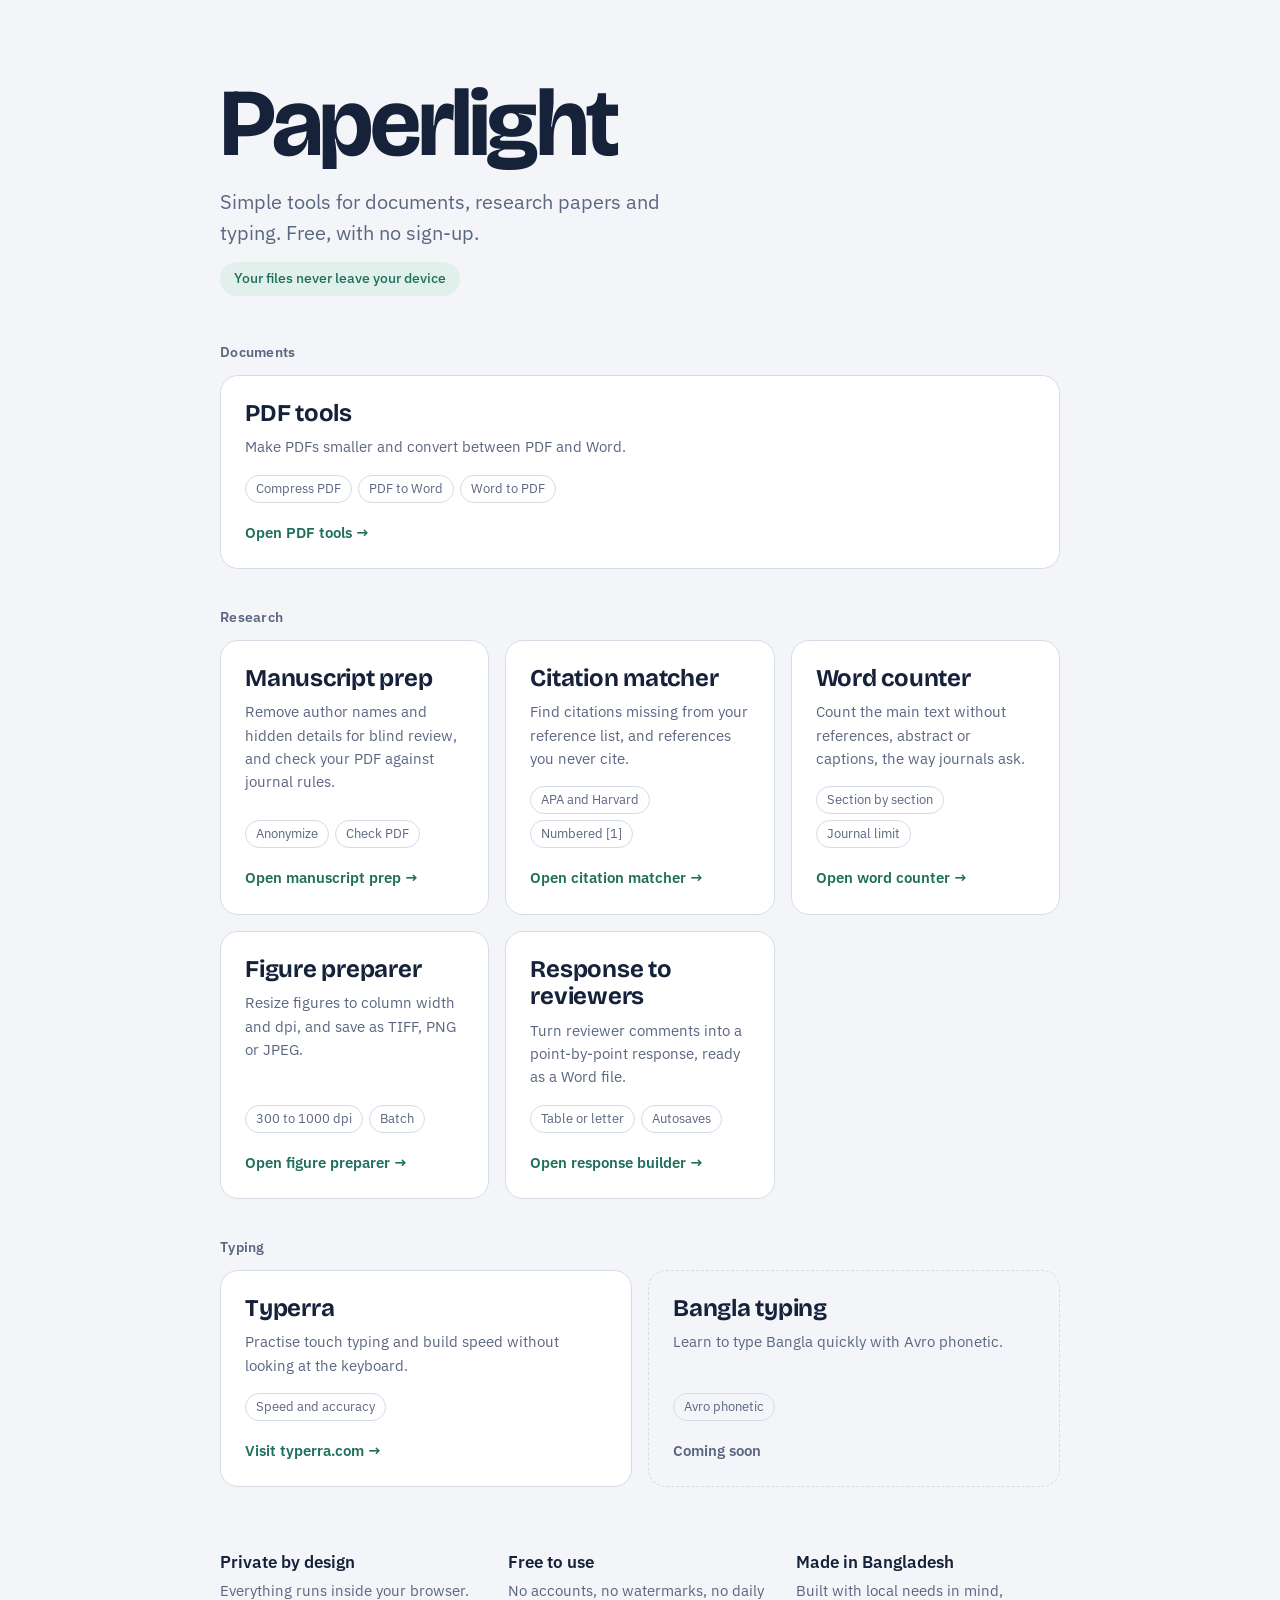
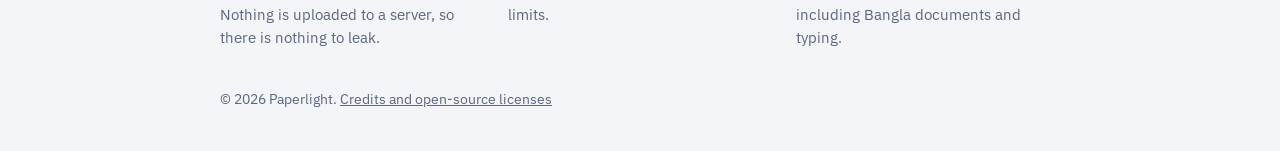
<file: index.html>
<!DOCTYPE html>
<html lang="en">
<head>
<meta charset="utf-8">
<meta name="viewport" content="width=device-width, initial-scale=1, viewport-fit=cover">
<link rel="preconnect" href="https://fonts.googleapis.com">
<link rel="preconnect" href="https://fonts.gstatic.com" crossorigin>
<link href="https://fonts.googleapis.com/css2?family=Bricolage+Grotesque:opsz,wght@12..96,600;12..96,700&family=IBM+Plex+Sans:wght@400;500;600&display=swap" rel="stylesheet">
<title>Paperlight: free, private tools for documents, research and typing</title>
<meta name="description" content="Free tools that run in your browser. Compress and convert PDFs, check citations, count words, prepare figures, and build responses to reviewers. Your files never leave your device.">
<style>
:root{--paper:#F3F5F8;--surface:#FFFFFF;--ink:#16213A;--muted:#5B6680;--line:#D6DCE6;--accent:#1F6F5C;--accent-soft:#E2F0EC;box-sizing:border-box;padding-top:env(safe-area-inset-top,0px);padding-bottom:env(safe-area-inset-bottom,0px)}
@media (prefers-color-scheme: dark){:root:not([data-theme="light"]){--paper:#10151F;--surface:#182030;--ink:#E8ECF3;--muted:#9AA5BA;--line:#2A3447;--accent:#4FB79B;--accent-soft:#1B3330}}
:root[data-theme="dark"]{--paper:#10151F;--surface:#182030;--ink:#E8ECF3;--muted:#9AA5BA;--line:#2A3447;--accent:#4FB79B;--accent-soft:#1B3330}
*,*::before,*::after{box-sizing:inherit}
body{margin:0;background:var(--paper);color:var(--ink);font:400 16px/1.55 "IBM Plex Sans",system-ui,-apple-system,"Segoe UI",Roboto,sans-serif;-webkit-font-smoothing:antialiased}
main{max-width:880px;margin:0 auto;padding:clamp(32px,7vw,80px) 20px 40px}
a{color:inherit}
:focus-visible{outline:3px solid var(--accent);outline-offset:2px}
.sitefoot{max-width:880px;margin:0 auto;padding:0 20px 40px;color:var(--muted);font-size:14px}
.sitefoot a{color:var(--muted)}
h1{font:700 clamp(52px,11vw,96px)/0.92 "Bricolage Grotesque","IBM Plex Sans",system-ui,sans-serif;letter-spacing:-0.035em;margin:0 0 18px}
.lede{font-size:clamp(17px,2.4vw,20px);color:var(--muted);max-width:40ch;margin:0 0 14px}
.sec{font:600 14px/1.2 "IBM Plex Sans",system-ui,sans-serif;color:var(--muted);margin:40px 0 14px;letter-spacing:0.02em}
.sec:first-of-type{margin-top:0}
.promise{display:inline-block;background:var(--accent-soft);color:var(--accent);font-weight:500;font-size:14px;border-radius:999px;padding:6px 14px;margin:0 0 48px}
.grid{display:grid;grid-template-columns:repeat(auto-fit,minmax(260px,1fr));gap:16px}
.card{display:flex;flex-direction:column;background:var(--surface);border:1px solid var(--line);border-radius:18px;padding:24px;text-decoration:none;transition:border-color .15s,transform .15s}
a.card:hover{border-color:var(--accent);transform:translateY(-2px)}
.card h3{font:700 24px/1.15 "Bricolage Grotesque",system-ui,sans-serif;margin:0 0 8px;letter-spacing:-0.01em}
.card p{color:var(--muted);margin:0 0 16px;font-size:15px}
.card ul{list-style:none;margin:auto 0 0;padding:0;display:flex;flex-wrap:wrap;gap:6px}
.card li{font-size:13px;border:1px solid var(--line);border-radius:999px;padding:3px 10px;color:var(--muted)}
.card .go{margin-top:18px;color:var(--accent);font-weight:600;font-size:15px}
.card.soon{border-style:dashed;background:transparent}
.card.soon .go{color:var(--muted)}
.why{margin-top:64px;display:grid;grid-template-columns:repeat(auto-fit,minmax(220px,1fr));gap:24px}
.why h4{font:600 17px/1.3 "IBM Plex Sans",system-ui,sans-serif;margin:0 0 6px}
.why p{color:var(--muted);margin:0;font-size:15px}
@media (prefers-reduced-motion: reduce){*{transition:none!important}}
</style>
</head>
<body>
<main>
  <h1>Paperlight</h1>
  <p class="lede">Simple tools for documents, research papers and typing. Free, with no sign-up.</p>
  <p class="promise">Your files never leave your device</p>

  <h2 class="sec">Documents</h2>
  <div class="grid">
    <a class="card" href="pdf/">
      <h3>PDF tools</h3>
      <p>Make PDFs smaller and convert between PDF and Word.</p>
      <ul><li>Compress PDF</li><li>PDF to Word</li><li>Word to PDF</li></ul>
      <span class="go">Open PDF tools →</span>
    </a>
  </div>

  <h2 class="sec">Research</h2>
  <div class="grid">
    <a class="card" href="manuscript/">
      <h3>Manuscript prep</h3>
      <p>Remove author names and hidden details for blind review, and check your PDF against journal rules.</p>
      <ul><li>Anonymize</li><li>Check PDF</li></ul>
      <span class="go">Open manuscript prep →</span>
    </a>
    <a class="card" href="citations/">
      <h3>Citation matcher</h3>
      <p>Find citations missing from your reference list, and references you never cite.</p>
      <ul><li>APA and Harvard</li><li>Numbered [1]</li></ul>
      <span class="go">Open citation matcher →</span>
    </a>
    <a class="card" href="wordcount/">
      <h3>Word counter</h3>
      <p>Count the main text without references, abstract or captions, the way journals ask.</p>
      <ul><li>Section by section</li><li>Journal limit</li></ul>
      <span class="go">Open word counter →</span>
    </a>
    <a class="card" href="figures/">
      <h3>Figure preparer</h3>
      <p>Resize figures to column width and dpi, and save as TIFF, PNG or JPEG.</p>
      <ul><li>300 to 1000 dpi</li><li>Batch</li></ul>
      <span class="go">Open figure preparer →</span>
    </a>
    <a class="card" href="response/">
      <h3>Response to reviewers</h3>
      <p>Turn reviewer comments into a point-by-point response, ready as a Word file.</p>
      <ul><li>Table or letter</li><li>Autosaves</li></ul>
      <span class="go">Open response builder →</span>
    </a>
  </div>

  <h2 class="sec">Typing</h2>
  <div class="grid">
    <a class="card" href="https://typerra.com" rel="noopener">
      <h3>Typerra</h3>
      <p>Practise touch typing and build speed without looking at the keyboard.</p>
      <ul><li>Speed and accuracy</li></ul>
      <span class="go">Visit typerra.com →</span>
    </a>
    <div class="card soon">
      <h3>Bangla typing</h3>
      <p>Learn to type Bangla quickly with Avro phonetic.</p>
      <ul><li>Avro phonetic</li></ul>
      <span class="go">Coming soon</span>
    </div>
  </div>

  <section class="why" aria-label="Why Paperlight">
    <div><h4>Private by design</h4><p>Everything runs inside your browser. Nothing is uploaded to a server, so there is nothing to leak.</p></div>
    <div><h4>Free to use</h4><p>No accounts, no watermarks, no daily limits.</p></div>
    <div><h4>Made in Bangladesh</h4><p>Built with local needs in mind, including Bangla documents and typing.</p></div>
  </section>
</main>
<footer class="sitefoot">© <span id="yr"></span> Paperlight. <a href="credits.html">Credits and open-source licenses</a></footer>
<script>document.getElementById("yr").textContent=new Date().getFullYear();</script>
</body>
</html>
</file>
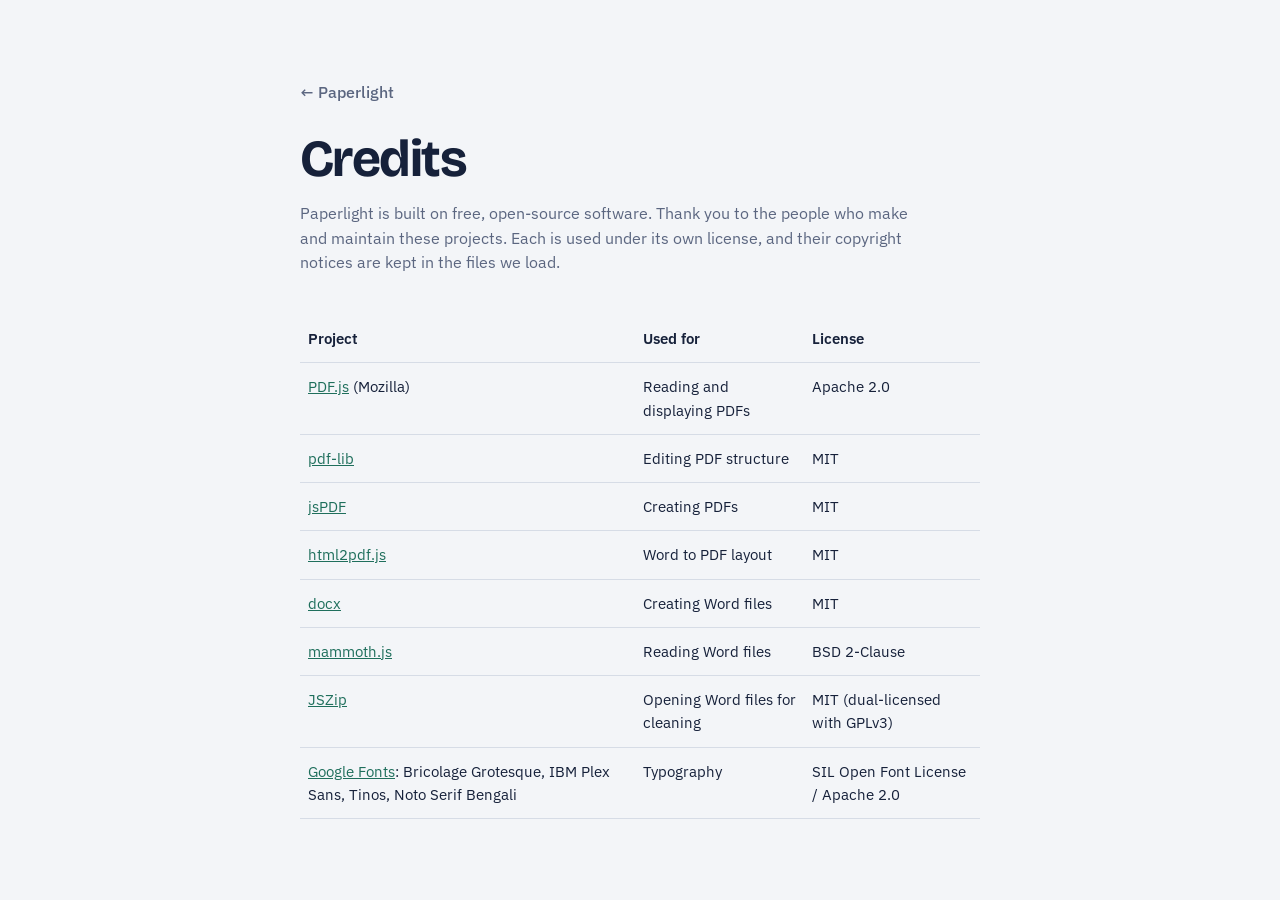
<file: credits.html>
<!DOCTYPE html>
<html lang="en">
<head>
<meta charset="utf-8">
<meta name="viewport" content="width=device-width, initial-scale=1, viewport-fit=cover">
<link rel="preconnect" href="https://fonts.googleapis.com">
<link rel="preconnect" href="https://fonts.gstatic.com" crossorigin>
<link href="https://fonts.googleapis.com/css2?family=Bricolage+Grotesque:opsz,wght@12..96,600;12..96,700&family=IBM+Plex+Sans:wght@400;500;600&display=swap" rel="stylesheet">
<title>Credits and open-source licenses | Paperlight</title>
<style>
:root{--paper:#F3F5F8;--surface:#FFFFFF;--ink:#16213A;--muted:#5B6680;--line:#D6DCE6;--accent:#1F6F5C;--accent-soft:#E2F0EC;box-sizing:border-box;padding-top:env(safe-area-inset-top,0px);padding-bottom:env(safe-area-inset-bottom,0px)}
@media (prefers-color-scheme: dark){:root:not([data-theme="light"]){--paper:#10151F;--surface:#182030;--ink:#E8ECF3;--muted:#9AA5BA;--line:#2A3447;--accent:#4FB79B;--accent-soft:#1B3330}}
:root[data-theme="dark"]{--paper:#10151F;--surface:#182030;--ink:#E8ECF3;--muted:#9AA5BA;--line:#2A3447;--accent:#4FB79B;--accent-soft:#1B3330}
*,*::before,*::after{box-sizing:inherit}
body{margin:0;background:var(--paper);color:var(--ink);font:400 16px/1.55 "IBM Plex Sans",system-ui,-apple-system,"Segoe UI",Roboto,sans-serif;-webkit-font-smoothing:antialiased}
main{max-width:880px;margin:0 auto;padding:clamp(32px,7vw,80px) 20px 40px}
a{color:inherit}
:focus-visible{outline:3px solid var(--accent);outline-offset:2px}
.sitefoot{max-width:880px;margin:0 auto;padding:0 20px 40px;color:var(--muted);font-size:14px}
.sitefoot a{color:var(--muted)}
main{max-width:720px}
h1{font:700 clamp(36px,7vw,52px)/1 "Bricolage Grotesque",system-ui,sans-serif;letter-spacing:-0.03em;margin:0 0 14px}
p{color:var(--muted);max-width:62ch}
table{width:100%;border-collapse:collapse;margin-top:24px;font-size:15px}
th,td{text-align:left;padding:12px 8px;border-bottom:1px solid var(--line);vertical-align:top}
th{font-weight:600}
td a{color:var(--accent)}
.back{display:inline-block;margin-bottom:28px;color:var(--muted);text-decoration:none;font-weight:500}
</style>
</head>
<body>
<main>
  <a class="back" href="./">← Paperlight</a>
  <h1>Credits</h1>
  <p>Paperlight is built on free, open-source software. Thank you to the people who make and maintain these projects. Each is used under its own license, and their copyright notices are kept in the files we load.</p>
  <div style="overflow-x:auto">
  <table>
    <thead><tr><th>Project</th><th>Used for</th><th>License</th></tr></thead>
    <tbody>
      <tr><td><a href="https://github.com/mozilla/pdf.js">PDF.js</a> (Mozilla)</td><td>Reading and displaying PDFs</td><td>Apache 2.0</td></tr>
      <tr><td><a href="https://github.com/Hopding/pdf-lib">pdf-lib</a></td><td>Editing PDF structure</td><td>MIT</td></tr>
      <tr><td><a href="https://github.com/parallax/jsPDF">jsPDF</a></td><td>Creating PDFs</td><td>MIT</td></tr>
      <tr><td><a href="https://github.com/eKoopmans/html2pdf.js">html2pdf.js</a></td><td>Word to PDF layout</td><td>MIT</td></tr>
      <tr><td><a href="https://github.com/dolanmiu/docx">docx</a></td><td>Creating Word files</td><td>MIT</td></tr>
      <tr><td><a href="https://github.com/mwilliamson/mammoth.js">mammoth.js</a></td><td>Reading Word files</td><td>BSD 2-Clause</td></tr>
      <tr><td><a href="https://github.com/Stuk/jszip">JSZip</a></td><td>Opening Word files for cleaning</td><td>MIT (dual-licensed with GPLv3)</td></tr>
      <tr><td><a href="https://fonts.google.com">Google Fonts</a>: Bricolage Grotesque, IBM Plex Sans, Tinos, Noto Serif Bengali</td><td>Typography</td><td>SIL Open Font License / Apache 2.0</td></tr>
    </tbody>
  </table>
  </div>
</main>
</body>
</html>
</file>
